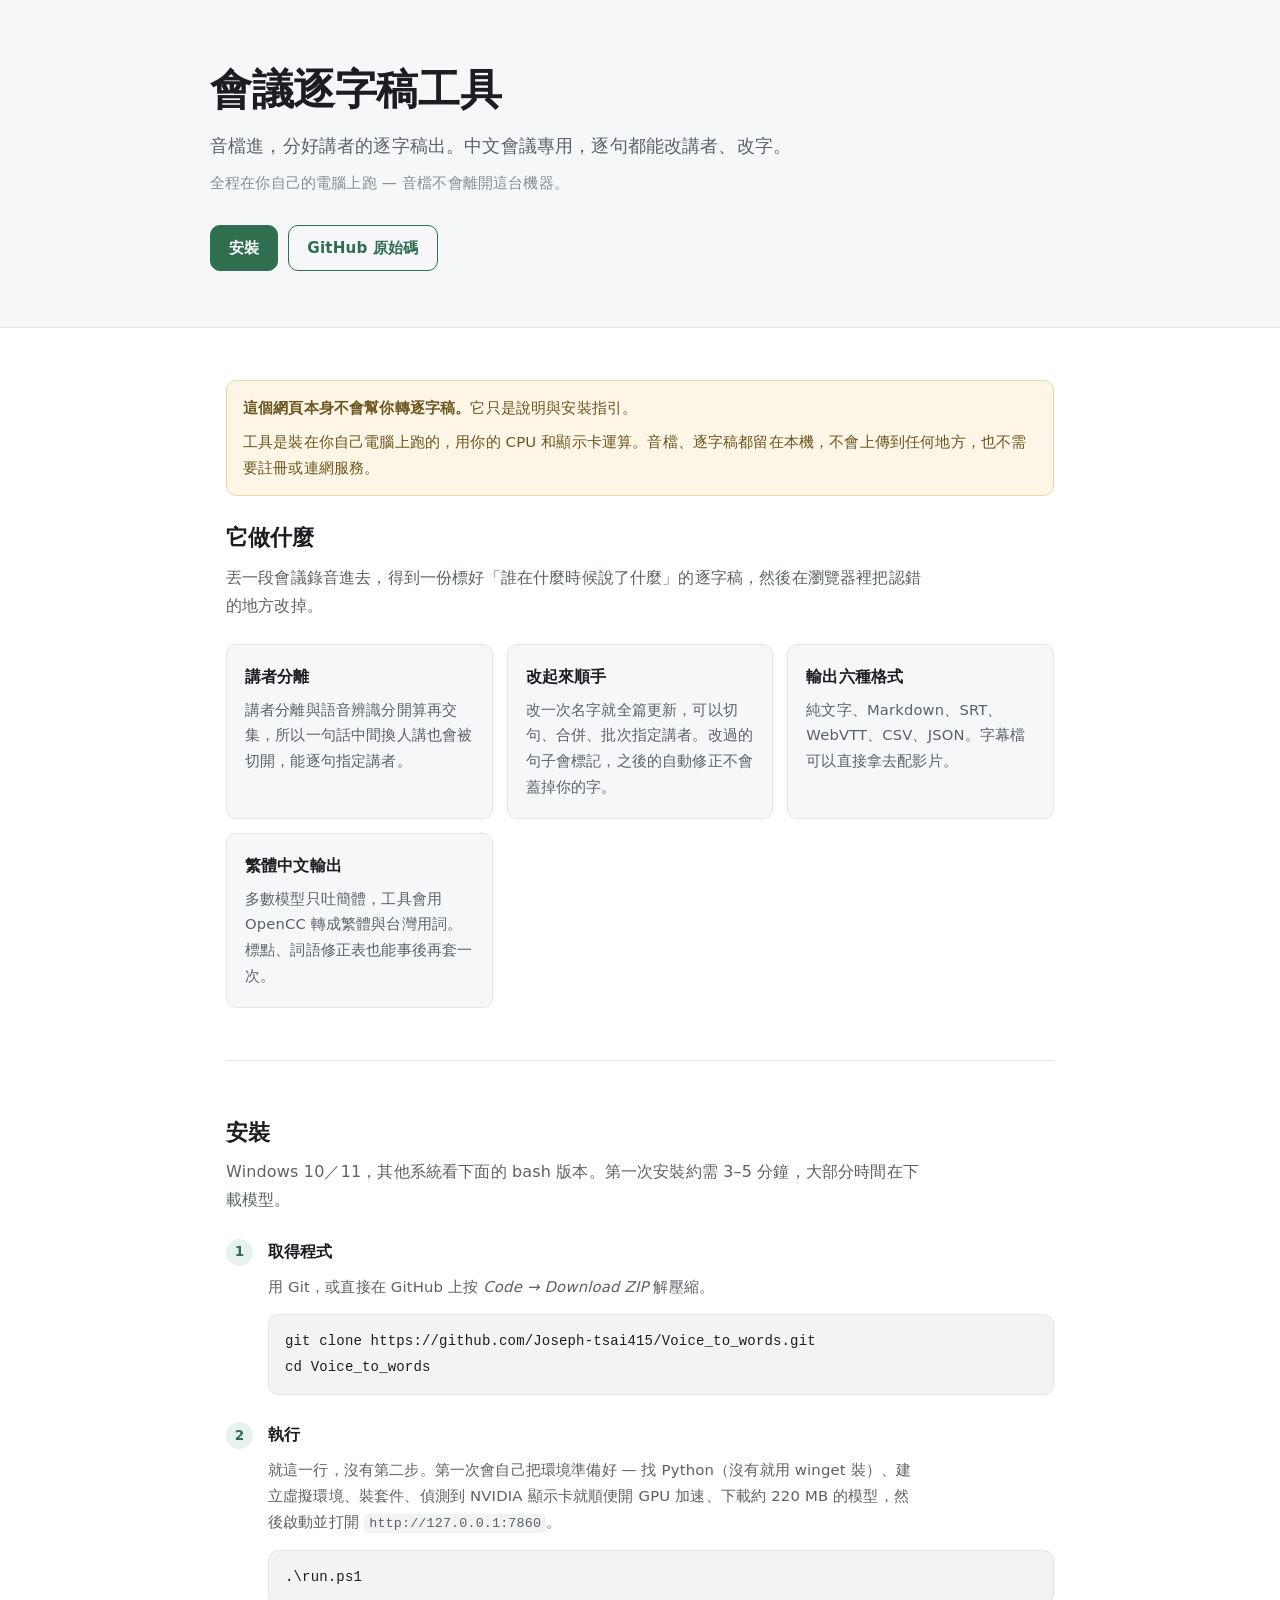
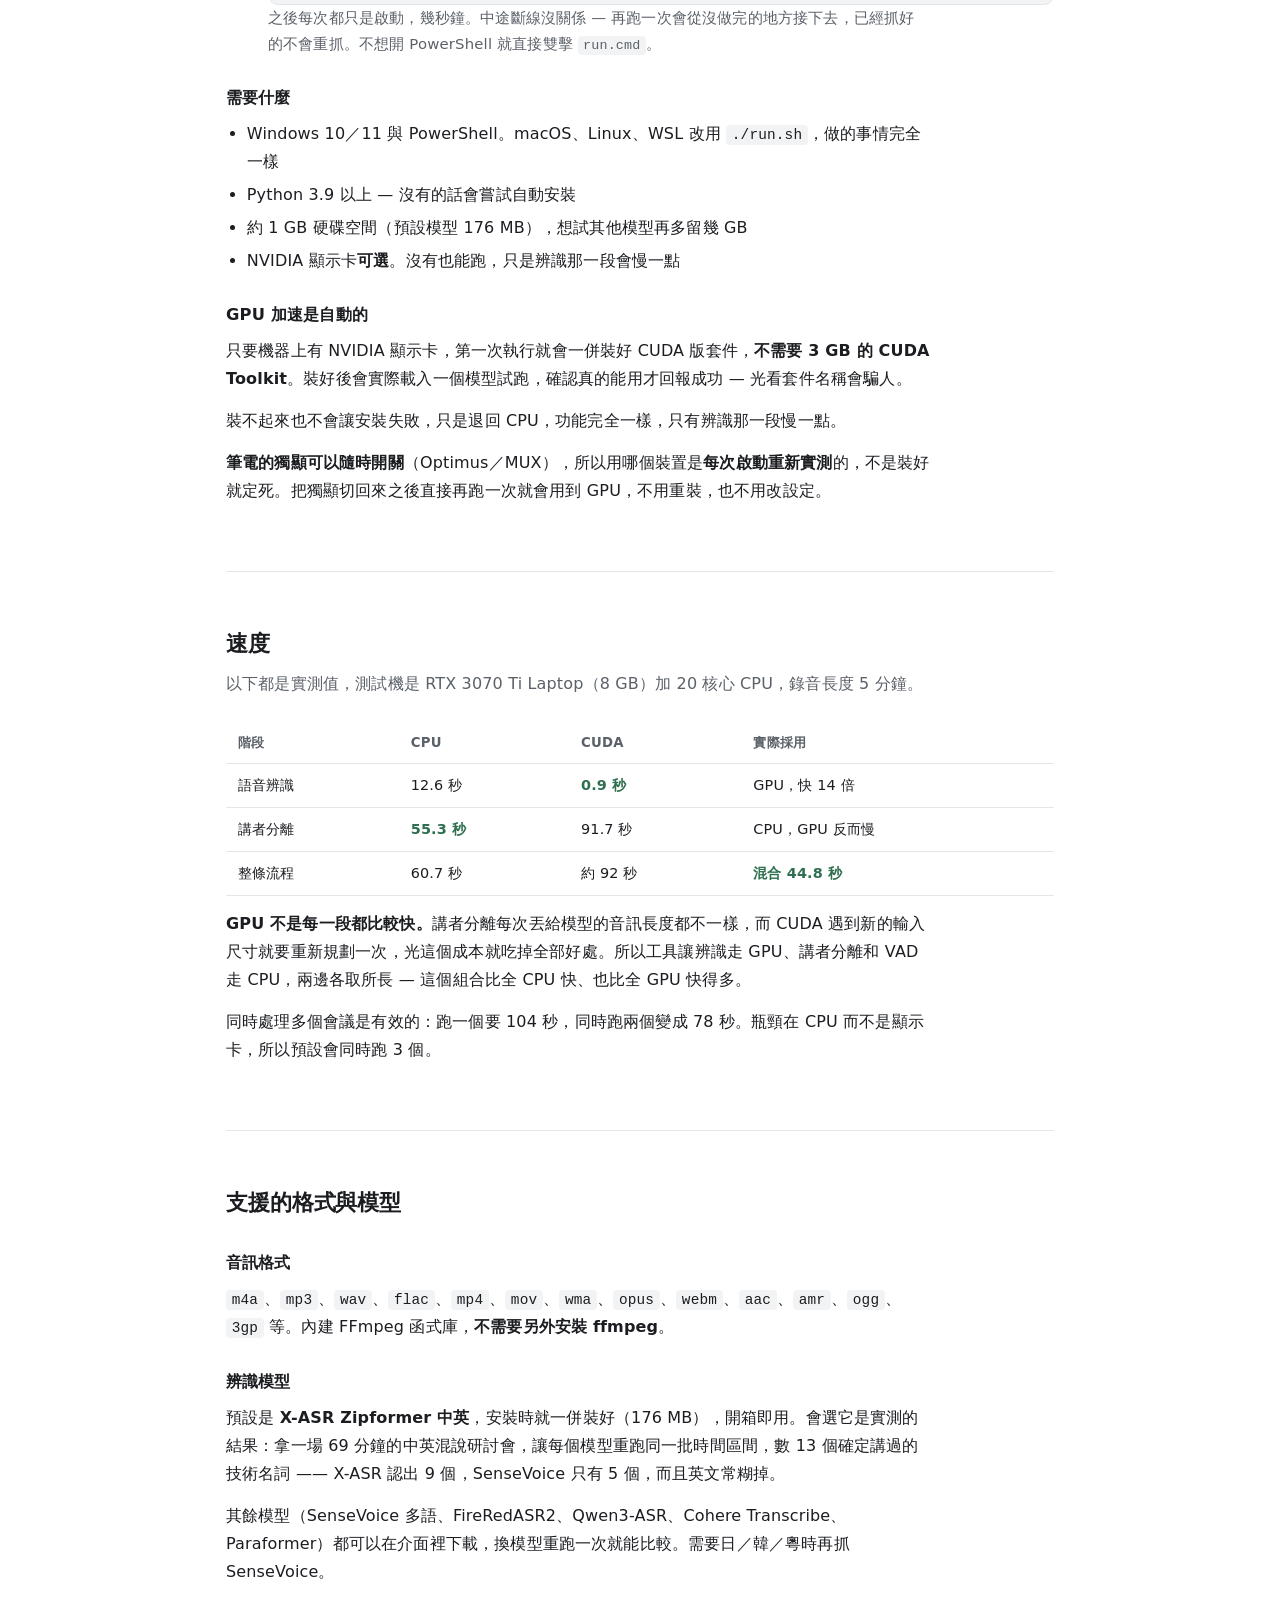
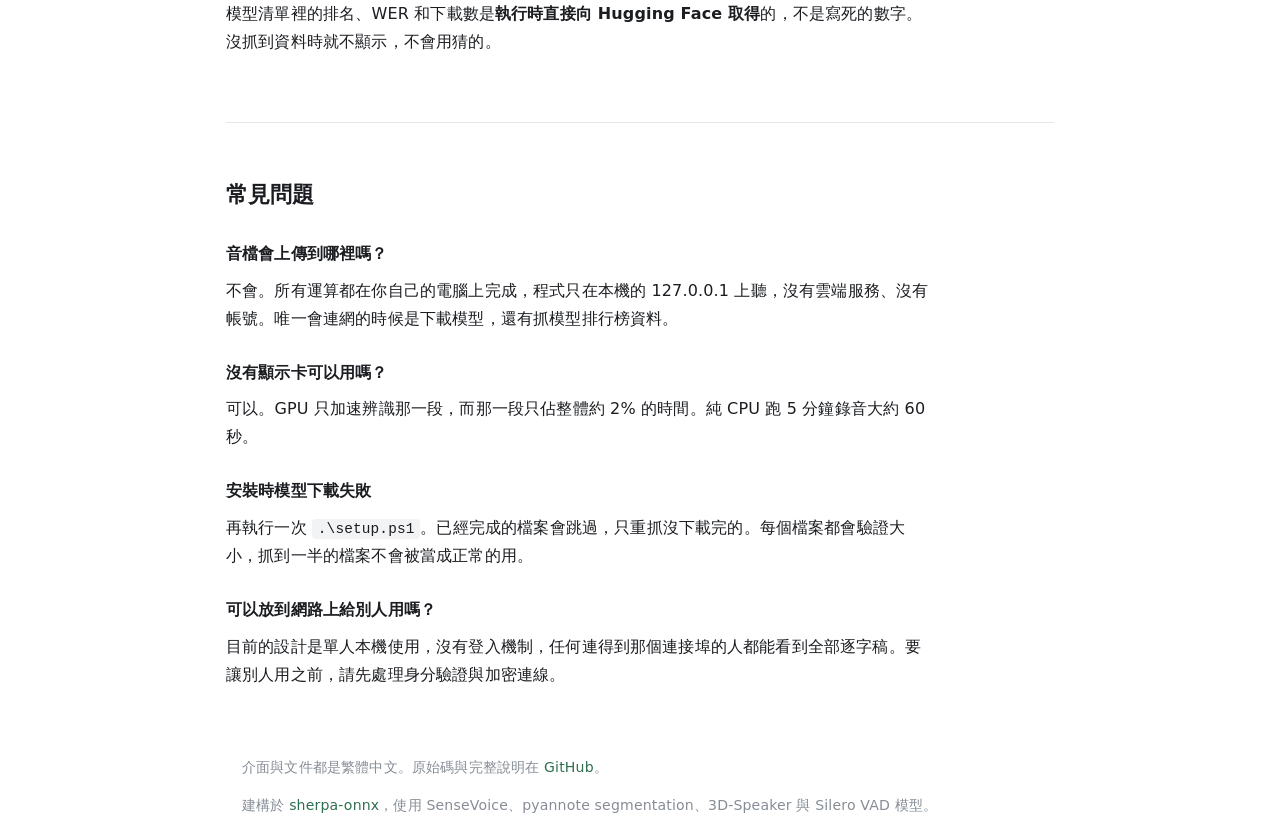
<file: docs/index.html>
<!DOCTYPE html>
<html lang="zh-Hant">
<head>
<meta charset="utf-8">
<meta name="viewport" content="width=device-width, initial-scale=1">
<title>會議逐字稿工具</title>
<meta name="description" content="音檔進，分好講者的逐字稿出。全程在自己的電腦上跑，音檔不會離開這台機器。">
<meta property="og:title" content="會議逐字稿工具">
<meta property="og:description" content="音檔進，分好講者的逐字稿出。全程在自己的電腦上跑，音檔不會離開這台機器。">
<meta property="og:type" content="website">
<style>
:root{
  --bg:#ffffff; --bg-soft:#f6f7f9; --bg-code:#f2f3f5;
  --fg:#1b1d21; --fg-soft:#5b6169; --fg-faint:#868d96;
  --line:#e3e6ea; --accent:#2f6f4f; --accent-soft:#e8f2ec;
  --warn-bg:#fdf6e6; --warn-line:#e8d9a8; --warn-fg:#6b551c;
  --radius:10px; --maxw:860px;
}
@media (prefers-color-scheme:dark){
  :root:not([data-theme="light"]){
    --bg:#15171a; --bg-soft:#1c1f23; --bg-code:#202429;
    --fg:#e8eaed; --fg-soft:#a8b0b9; --fg-faint:#7b838d;
    --line:#2c3137; --accent:#7fc4a0; --accent-soft:#1e2c25;
    --warn-bg:#2a2518; --warn-line:#4a4227; --warn-fg:#d9c88a;
  }
}
:root[data-theme="dark"]{
  --bg:#15171a; --bg-soft:#1c1f23; --bg-code:#202429;
  --fg:#e8eaed; --fg-soft:#a8b0b9; --fg-faint:#7b838d;
  --line:#2c3137; --accent:#7fc4a0; --accent-soft:#1e2c25;
  --warn-bg:#2a2518; --warn-line:#4a4227; --warn-fg:#d9c88a;
}
*{box-sizing:border-box}
html{-webkit-text-size-adjust:100%}
body{
  margin:0; background:var(--bg); color:var(--fg);
  font-family:system-ui,-apple-system,"Segoe UI","PingFang TC","Microsoft JhengHei","Noto Sans TC",sans-serif;
  font-size:16px; line-height:1.75; letter-spacing:.01em;
}
.wrap{max-width:var(--maxw); margin:0 auto; padding:0 16px}
a{color:var(--accent); text-decoration:none}
a:hover{text-decoration:underline}
code,kbd{font-family:ui-monospace,SFMono-Regular,Menlo,Consolas,monospace; font-size:.9em}
:not(pre)>code{background:var(--bg-code); padding:.15em .4em; border-radius:4px}
pre{
  background:var(--bg-code); border:1px solid var(--line); border-radius:var(--radius);
  padding:14px 16px; overflow-x:auto; line-height:1.6; margin:0;
}
pre code{font-size:.875rem}

/* hero */
header{border-bottom:1px solid var(--line); background:var(--bg-soft)}
.hero{padding:64px 0 56px}
h1{font-size:clamp(1.9rem,5vw,2.6rem); line-height:1.25; margin:0 0 14px; letter-spacing:-.01em}
.tagline{font-size:clamp(1rem,2.6vw,1.15rem); color:var(--fg-soft); margin:0 0 8px; max-width:34em}
.subtle{color:var(--fg-faint); font-size:.95rem; margin:0}
.cta{display:flex; gap:10px; flex-wrap:wrap; margin-top:28px}
.btn{
  display:inline-block; padding:9px 18px; border-radius:var(--radius);
  border:1px solid var(--accent); font-size:.95rem; font-weight:600;
}
.btn:hover{text-decoration:none}
.btn-primary{background:var(--accent); color:var(--bg); border-color:var(--accent)}
.btn-primary:hover{opacity:.9}
.btn-ghost{color:var(--accent); background:transparent}
.btn-ghost:hover{background:var(--accent-soft)}

/* sections */
section{padding:52px 0; border-bottom:1px solid var(--line)}
section:last-of-type{border-bottom:0}
h2{font-size:1.4rem; margin:0 0 6px; letter-spacing:-.005em}
h3{font-size:1.02rem; margin:26px 0 8px}
.lede{color:var(--fg-soft); margin:0 0 24px; max-width:44em}
p{margin:0 0 14px; max-width:44em}
ul{padding-left:1.3em; margin:0 0 14px; max-width:44em}
li{margin:.3em 0}

/* cards */
.cards{display:grid; grid-template-columns:repeat(auto-fit,minmax(215px,1fr)); gap:14px; margin-top:6px}
.card{background:var(--bg-soft); border:1px solid var(--line); border-radius:var(--radius); padding:18px}
.card h3{margin:0 0 6px; font-size:1rem}
.card p{margin:0; font-size:.92rem; color:var(--fg-soft)}

/* steps */
ol.steps{list-style:none; counter-reset:s; padding:0; margin:0}
ol.steps>li{counter-increment:s; position:relative; padding-left:42px; margin-bottom:26px; max-width:none}
ol.steps>li::before{
  content:counter(s); position:absolute; left:0; top:1px;
  width:27px; height:27px; border-radius:50%; background:var(--accent-soft);
  color:var(--accent); font-weight:700; font-size:.85rem;
  display:grid; place-items:center;
}
ol.steps h3{margin:0 0 8px; font-size:1rem}
ol.steps p{font-size:.93rem; color:var(--fg-soft)}

/* table */
.scroll{overflow-x:auto; margin:0 0 14px}
table{border-collapse:collapse; width:100%; font-size:.9rem; min-width:400px}
th,td{text-align:left; padding:9px 12px; border-bottom:1px solid var(--line)}
th{font-weight:600; color:var(--fg-soft); font-size:.83rem; letter-spacing:.02em}
td.num{font-variant-numeric:tabular-nums; white-space:nowrap}
.win{color:var(--accent); font-weight:600}

/* note */
.note{
  background:var(--warn-bg); border:1px solid var(--warn-line); color:var(--warn-fg);
  border-radius:var(--radius); padding:14px 16px; margin:0 0 22px; font-size:.93rem;
}
.note strong{color:inherit}
.note p{margin:0; max-width:none; color:inherit}
.note p+p{margin-top:8px}

footer{padding:36px 0 56px; color:var(--fg-faint); font-size:.88rem}
footer p{max-width:none}
@media (max-width:560px){
  .hero{padding:44px 0 40px}
  section{padding:40px 0}
}
</style>
</head>
<body>

<header>
  <div class="wrap hero">
    <h1>會議逐字稿工具</h1>
    <p class="tagline">音檔進，分好講者的逐字稿出。中文會議專用，逐句都能改講者、改字。</p>
    <p class="subtle">全程在你自己的電腦上跑 — 音檔不會離開這台機器。</p>
    <div class="cta">
      <a class="btn btn-primary" href="#install">安裝</a>
      <a class="btn btn-ghost" href="https://github.com/Joseph-tsai415/Voice_to_words">GitHub 原始碼</a>
    </div>
  </div>
</header>

<div class="wrap">

<section>
  <div class="note">
    <p><strong>這個網頁本身不會幫你轉逐字稿。</strong>它只是說明與安裝指引。</p>
    <p>工具是裝在你自己電腦上跑的，用你的 CPU 和顯示卡運算。音檔、逐字稿都留在本機，不會上傳到任何地方，也不需要註冊或連網服務。</p>
  </div>

  <h2>它做什麼</h2>
  <p class="lede">丟一段會議錄音進去，得到一份標好「誰在什麼時候說了什麼」的逐字稿，然後在瀏覽器裡把認錯的地方改掉。</p>

  <div class="cards">
    <div class="card">
      <h3>講者分離</h3>
      <p>講者分離與語音辨識分開算再交集，所以一句話中間換人講也會被切開，能逐句指定講者。</p>
    </div>
    <div class="card">
      <h3>改起來順手</h3>
      <p>改一次名字就全篇更新，可以切句、合併、批次指定講者。改過的句子會標記，之後的自動修正不會蓋掉你的字。</p>
    </div>
    <div class="card">
      <h3>輸出六種格式</h3>
      <p>純文字、Markdown、SRT、WebVTT、CSV、JSON。字幕檔可以直接拿去配影片。</p>
    </div>
    <div class="card">
      <h3>繁體中文輸出</h3>
      <p>多數模型只吐簡體，工具會用 OpenCC 轉成繁體與台灣用詞。標點、詞語修正表也能事後再套一次。</p>
    </div>
  </div>
</section>

<section id="install">
  <h2>安裝</h2>
  <p class="lede">Windows 10／11，其他系統看下面的 bash 版本。第一次安裝約需 3–5 分鐘，大部分時間在下載模型。</p>

  <ol class="steps">
    <li>
      <h3>取得程式</h3>
      <p>用 Git，或直接在 GitHub 上按 <em>Code → Download ZIP</em> 解壓縮。</p>
      <pre><code>git clone https://github.com/Joseph-tsai415/Voice_to_words.git
cd Voice_to_words</code></pre>
    </li>
    <li>
      <h3>執行</h3>
      <p>就這一行，沒有第二步。第一次會自己把環境準備好 — 找 Python（沒有就用 winget 裝）、建立虛擬環境、裝套件、偵測到 NVIDIA 顯示卡就順便開 GPU 加速、下載約 220 MB 的模型，然後啟動並打開 <code>http://127.0.0.1:7860</code>。</p>
      <pre><code>.\run.ps1</code></pre>
      <p>之後每次都只是啟動，幾秒鐘。中途斷線沒關係 — 再跑一次會從沒做完的地方接下去，已經抓好的不會重抓。不想開 PowerShell 就直接雙擊 <code>run.cmd</code>。</p>
    </li>
  </ol>

  <h3>需要什麼</h3>
  <ul>
    <li>Windows 10／11 與 PowerShell。macOS、Linux、WSL 改用 <code>./run.sh</code>，做的事情完全一樣</li>
    <li>Python 3.9 以上 — 沒有的話會嘗試自動安裝</li>
    <li>約 1 GB 硬碟空間（預設模型 176 MB），想試其他模型再多留幾 GB</li>
    <li>NVIDIA 顯示卡<strong>可選</strong>。沒有也能跑，只是辨識那一段會慢一點</li>
  </ul>

  <h3>GPU 加速是自動的</h3>
  <p>只要機器上有 NVIDIA 顯示卡，第一次執行就會一併裝好 CUDA 版套件，<strong>不需要 3 GB 的 CUDA Toolkit</strong>。裝好後會實際載入一個模型試跑，確認真的能用才回報成功 — 光看套件名稱會騙人。</p>
  <p>裝不起來也不會讓安裝失敗，只是退回 CPU，功能完全一樣，只有辨識那一段慢一點。</p>
  <p><strong>筆電的獨顯可以隨時開關</strong>（Optimus／MUX），所以用哪個裝置是<strong>每次啟動重新實測</strong>的，不是裝好就定死。把獨顯切回來之後直接再跑一次就會用到 GPU，不用重裝，也不用改設定。</p>
</section>

<section>
  <h2>速度</h2>
  <p class="lede">以下都是實測值，測試機是 RTX 3070 Ti Laptop（8 GB）加 20 核心 CPU，錄音長度 5 分鐘。</p>

  <div class="scroll">
    <table>
      <thead>
        <tr><th>階段</th><th>CPU</th><th>CUDA</th><th>實際採用</th></tr>
      </thead>
      <tbody>
        <tr><td>語音辨識</td><td class="num">12.6 秒</td><td class="num win">0.9 秒</td><td>GPU，快 14 倍</td></tr>
        <tr><td>講者分離</td><td class="num win">55.3 秒</td><td class="num">91.7 秒</td><td>CPU，GPU 反而慢</td></tr>
        <tr><td>整條流程</td><td class="num">60.7 秒</td><td class="num">約 92 秒</td><td class="win">混合 44.8 秒</td></tr>
      </tbody>
    </table>
  </div>

  <p><strong>GPU 不是每一段都比較快。</strong>講者分離每次丟給模型的音訊長度都不一樣，而 CUDA 遇到新的輸入尺寸就要重新規劃一次，光這個成本就吃掉全部好處。所以工具讓辨識走 GPU、講者分離和 VAD 走 CPU，兩邊各取所長 — 這個組合比全 CPU 快、也比全 GPU 快得多。</p>

  <p>同時處理多個會議是有效的：跑一個要 104 秒，同時跑兩個變成 78 秒。瓶頸在 CPU 而不是顯示卡，所以預設會同時跑 3 個。</p>
</section>

<section>
  <h2>支援的格式與模型</h2>

  <h3>音訊格式</h3>
  <p><code>m4a</code>、<code>mp3</code>、<code>wav</code>、<code>flac</code>、<code>mp4</code>、<code>mov</code>、<code>wma</code>、<code>opus</code>、<code>webm</code>、<code>aac</code>、<code>amr</code>、<code>ogg</code>、<code>3gp</code> 等。內建 FFmpeg 函式庫，<strong>不需要另外安裝 ffmpeg</strong>。</p>

  <h3>辨識模型</h3>
  <p>預設是 <strong>X-ASR Zipformer 中英</strong>，安裝時就一併裝好（176 MB），開箱即用。會選它是實測的結果：拿一場 69 分鐘的中英混說研討會，讓每個模型重跑同一批時間區間，數 13 個確定講過的技術名詞 —— X-ASR 認出 9 個，SenseVoice 只有 5 個，而且英文常糊掉。</p>
  <p>其餘模型（SenseVoice 多語、FireRedASR2、Qwen3-ASR、Cohere Transcribe、Paraformer）都可以在介面裡下載，換模型重跑一次就能比較。需要日／韓／粵時再抓 SenseVoice。</p>
  <p>模型清單裡的排名、WER 和下載數是<strong>執行時直接向 Hugging Face 取得</strong>的，不是寫死的數字。沒抓到資料時就不顯示，不會用猜的。</p>
</section>

<section>
  <h2>常見問題</h2>

  <h3>音檔會上傳到哪裡嗎？</h3>
  <p>不會。所有運算都在你自己的電腦上完成，程式只在本機的 127.0.0.1 上聽，沒有雲端服務、沒有帳號。唯一會連網的時候是下載模型，還有抓模型排行榜資料。</p>

  <h3>沒有顯示卡可以用嗎？</h3>
  <p>可以。GPU 只加速辨識那一段，而那一段只佔整體約 2% 的時間。純 CPU 跑 5 分鐘錄音大約 60 秒。</p>

  <h3>安裝時模型下載失敗</h3>
  <p>再執行一次 <code>.\setup.ps1</code>。已經完成的檔案會跳過，只重抓沒下載完的。每個檔案都會驗證大小，抓到一半的檔案不會被當成正常的用。</p>

  <h3>可以放到網路上給別人用嗎？</h3>
  <p>目前的設計是單人本機使用，沒有登入機制，任何連得到那個連接埠的人都能看到全部逐字稿。要讓別人用之前，請先處理身分驗證與加密連線。</p>
</section>

<footer class="wrap">
  <p>介面與文件都是繁體中文。原始碼與完整說明在 <a href="https://github.com/Joseph-tsai415/Voice_to_words">GitHub</a>。</p>
  <p>建構於 <a href="https://github.com/k2-fsa/sherpa-onnx">sherpa-onnx</a>，使用 SenseVoice、pyannote segmentation、3D-Speaker 與 Silero VAD 模型。</p>
</footer>

</div>
</body>
</html>
</file>
